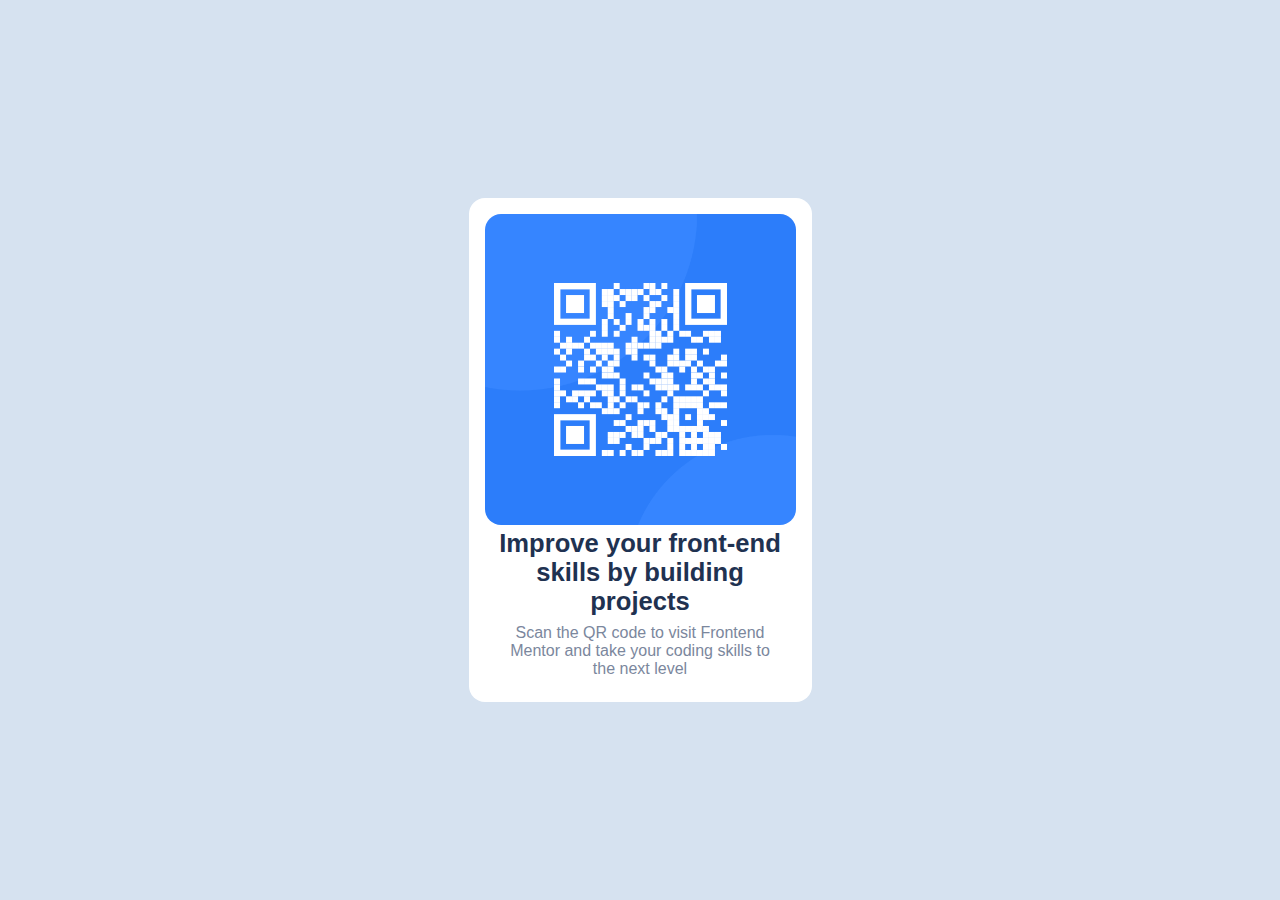
<file: HTML&CSS/01_qr-code-component-main/index.html>
<!DOCTYPE html>
<html lang="en">
<head>
  <meta charset="UTF-8">
  <meta name="viewport" content="width=device-width, initial-scale=1.0"> <!-- displays site properly based on user's device -->

  <link rel="icon" type="image/png" sizes="32x32" href="./images/favicon-32x32.png">
  <link rel="stylesheet" href="index.css">
  
  <title>QR code component | Frontend Mentor</title>

</head>
<body>

  <div class="content-container">
    <div class="qr-card">
      <div class="qr-image">
        <img src="images/image-qr-code.png" alt="">
      </div>
      <div class="qr-text">
        <p>
          Improve your front-end<br> 
          skills by building projects
        </p>
        <p>
          Scan the QR code to visit Frontend<br>
          Mentor and take your coding skills to<br>
          the next level</p>
      </div>
    </div>
  </div>
  
</body>
</html>
</file>
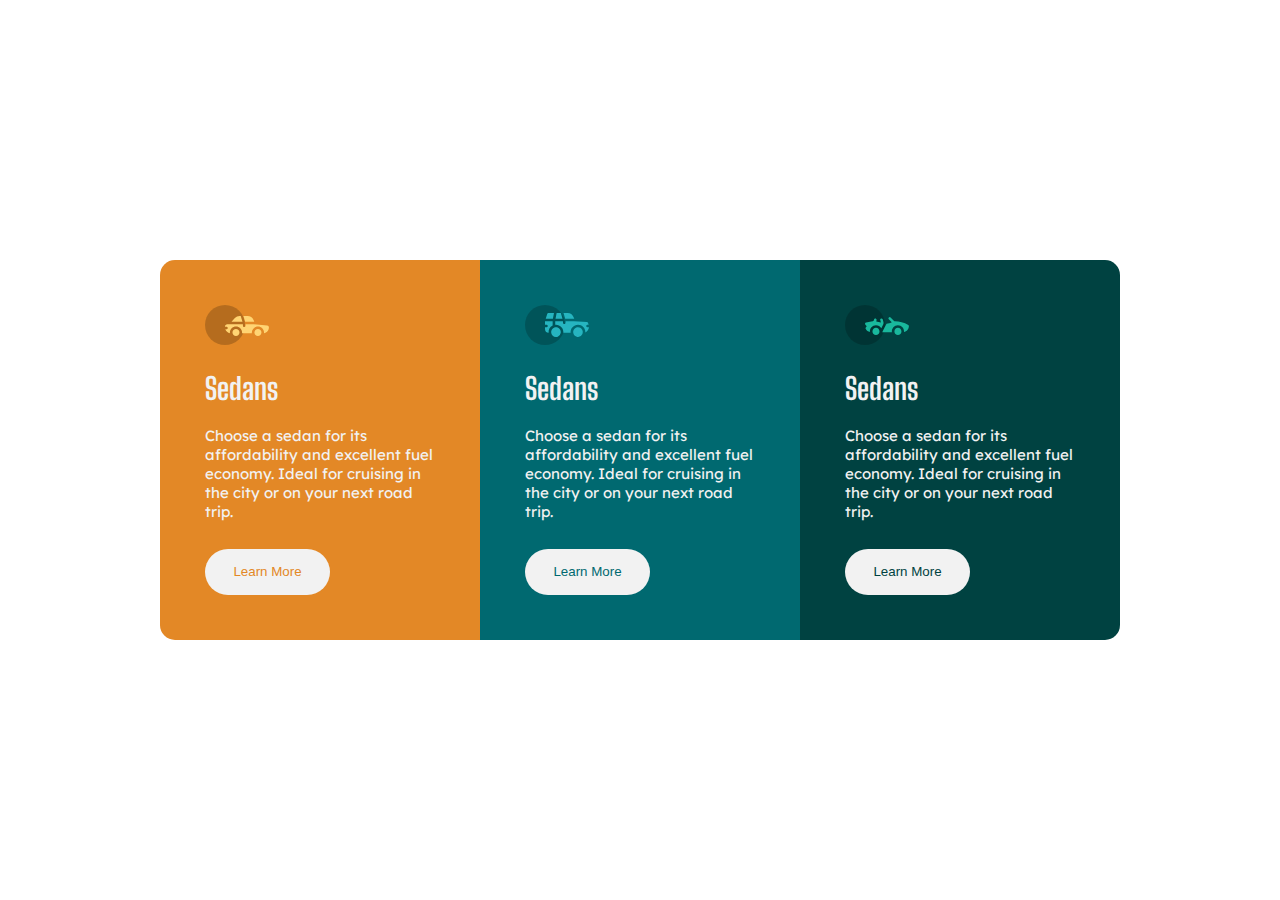
<file: HTML&CSS/06_3-column-preview-card-component-main/index.html>
<!DOCTYPE html>
<html lang="en">
<head>
  <meta charset="UTF-8">
  <meta name="viewport" content="width=device-width, initial-scale=1.0">

  <link rel="icon" type="image/png" sizes="32x32" href="./images/favicon-32x32.png">
  <link rel="stylesheet" href="index.css">

  <title>3-column preview card component | Frontend Mentor</title>

</head>
<body>
  
  <div class="content">
    <div class="card card__color__sedans">
      <img src="images/icon-sedans.svg" alt="">
      <h1 class="card__title">
        Sedans
      </h1>
      <p class="card__text">
        Choose a sedan for its affordability and excellent fuel economy. Ideal for cruising in the city 
        or on your next road trip.
      </p>
      <button class="card__button button__color__text__sedans">
        Learn More
      </button>
    </div>
  
    <div class="card card__color__suvs">
      <img src="images/icon-suvs.svg" alt="">
      <h1 class="card__title">
        Sedans
      </h1>
      <p class="card__text">
        Choose a sedan for its affordability and excellent fuel economy. Ideal for cruising in the city 
        or on your next road trip.
      </p>
      <button class="card__button button__color__text__suvs">
        Learn More
      </button>
    </div>
  
    <div class="card card__color__luxury">
      <img src="images/icon-luxury.svg" alt="">
      <h1 class="card__title">
        Sedans
      </h1>
      <p class="card__text">
        Choose a sedan for its affordability and excellent fuel economy. Ideal for cruising in the city 
        or on your next road trip.
      </p>
      <button class="card__button button__color__text__luxury">
        Learn More
      </button>
    </div>
  </div>
  
  
  
  

  <!-- SUVs
  Take an SUV for its spacious interior, power, and versatility. Perfect for your next family vacation 
  and off-road adventures.

  Luxury
  Cruise in the best car brands without the bloated prices. Enjoy the enhanced comfort of a luxury 
  rental and arrive in style. -->

</body>
</html>
</file>
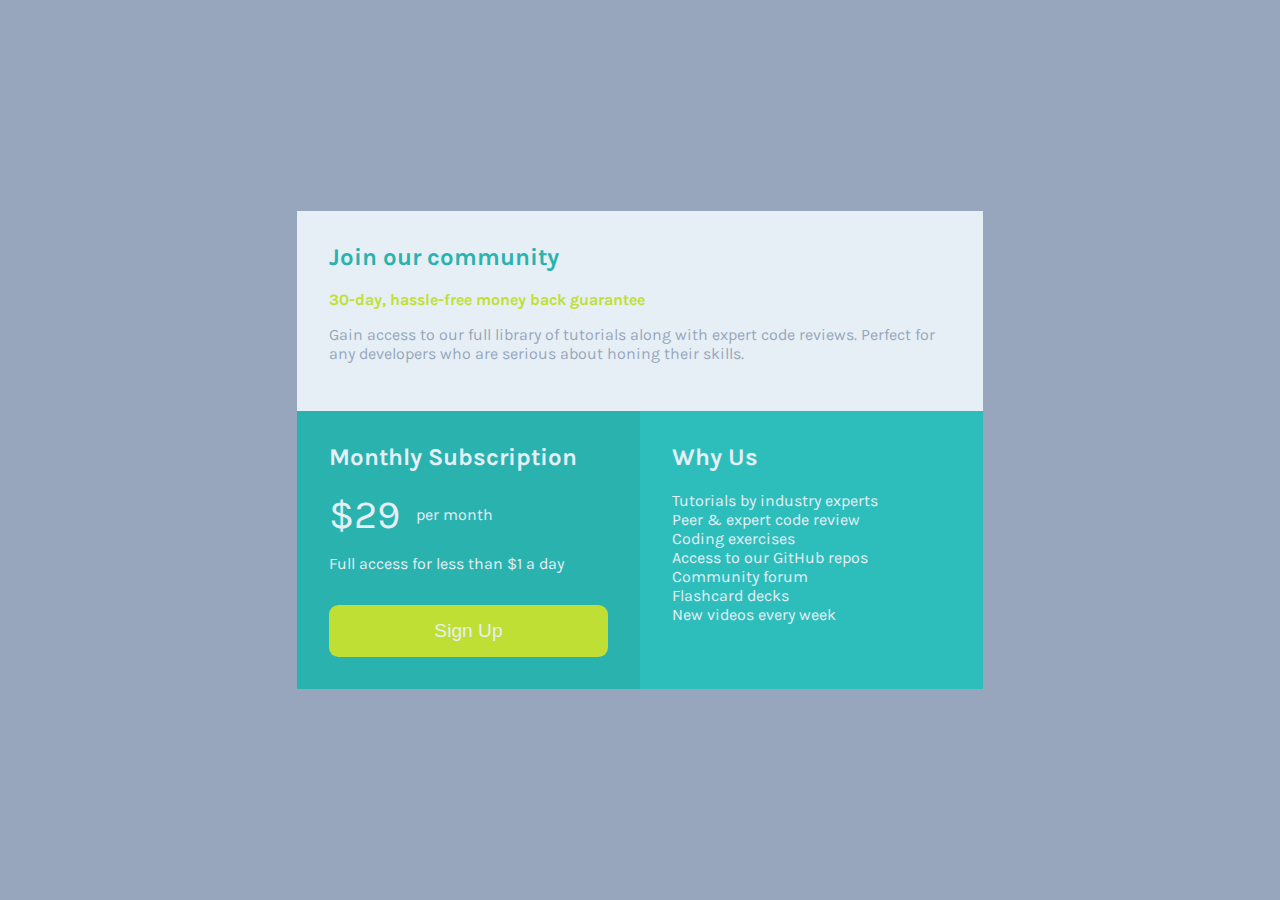
<file: HTML&CSS/07_single-price-grid-component-master/index.html>
<!DOCTYPE html>
<html lang="en">
<head>
  <meta charset="UTF-8">
  <meta name="viewport" content="width=device-width, initial-scale=1.0"> 

  <link rel="icon" type="image/png" sizes="32x32" href="./images/favicon-32x32.png">
  <link rel="stylesheet" href="index.css">

  <title>Single Price Grid Component | Frontend Mentor</title>

</head>
<body>

  <div class="content__container">
    <div class="content__1">
      
      <h2>Join our community</h2>
      
      <p>30-day, hassle-free money back guarantee</p>

      <p>
        Gain access to our full library of tutorials along with expert code reviews. 
        Perfect for any developers who are serious about honing their skills.
      </p>
    
    </div>
    <div class="content__2">
      
      <h2>Monthly Subscription</h2>
      
      <p><span>&dollar;29</span> <span>per month</span></p>

      <p>Full access for less than &dollar;1 a day</p>

      <button>Sign Up</button>
    </div>
    <div class="content__3">
      
      <h2>Why Us</h2>
      
      <p>
        Tutorials by industry experts<br>
        Peer &amp; expert code review<br>
        Coding exercises<br>
        Access to our GitHub repos<br>
        Community forum<br>
        Flashcard decks<br>
        New videos every week<br>
      </p>

    </div>
  </div>


  

  
  
</body>
</html>
</file>
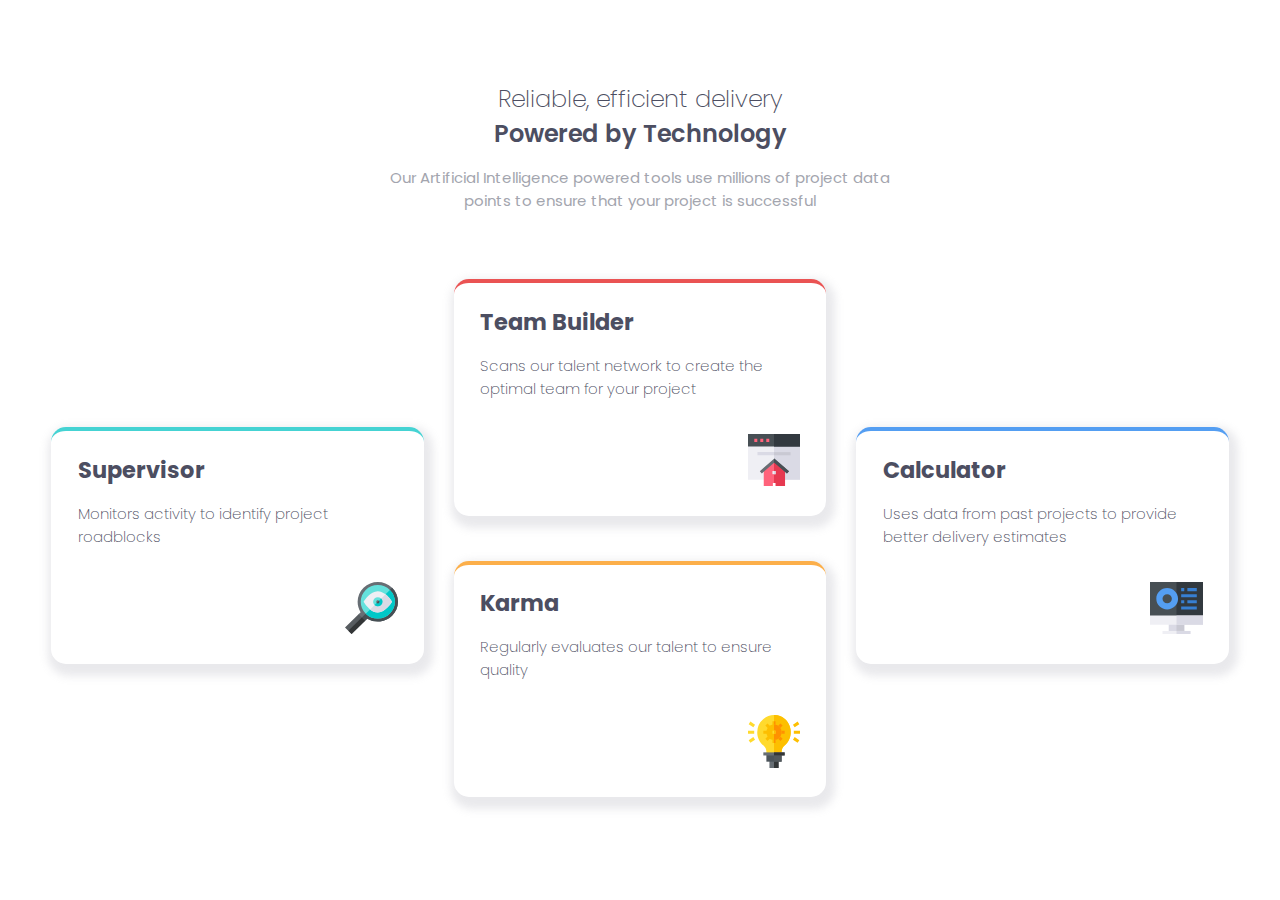
<file: HTML&CSS/09_four-card-feature-section-master/index.html>
<!DOCTYPE html>
<html lang="en">
<head>
  <meta charset="UTF-8">
  <meta name="viewport" content="width=device-width, initial-scale=1.0"> <!-- displays site properly based on user's device -->

  <link rel="icon" type="image/png" sizes="32x32" href="./images/favicon-32x32.png">
  <link rel="stylesheet" href="index.css">
  
  <title>Four card feature section | Frontend Mentor </title>

</head>
<body>
  
  <div class="title">
    <span>Reliable, efficient delivery</span> 
    <span>Powered by Technology</span> 
  </div>

  <p class="text">
    Our Artificial Intelligence powered tools 
    use millions of project data points to 
    ensure that your project is successful
  </p>

  <div class="card-container">
    <div class="card card-supervisor">
      <h2>Supervisor</h2>
      <p>Monitors activity to identify project roadblocks</p>
      <img src="./images/icon-supervisor.svg" alt="">
    </div>
    <div class="card card-team-builder">
      <h2>Team Builder</h2>
      <p>Scans our talent network to create the optimal team for your project</p>
      <img src="./images/icon-team-builder.svg" alt="">
    </div>
    <div class="card card-karma">
      <h2>Karma</h2>
      <p>Regularly evaluates our talent to ensure quality</p>
      <img src="./images/icon-karma.svg" alt="">
    </div>
    <div class="card card-calculator">
      <h2>Calculator</h2>
      <p>Uses data from past projects to provide better delivery estimates</p>
      <img src="./images/icon-calculator.svg" alt="">
    </div>
  </div>


</body>
</html>
</file>
<file: HTML&CSS/01_qr-code-component-main/index.css>
@import url('https://fonts.googleapis.com/css2?family=Red+Hat+Display:wght@400;700;900&display=swap');

body{
    margin: 0;
    background-color: hsl(212, 45%, 89%);
    font-family: 'Outfit', sans-serif;
}

.content-container{
    width: 100%;
    height: 100%;
    position: absolute;
    bottom: 0;
}

.content-container, .qr-card{
    display: flex;
    justify-content: center;
    align-items: center;
}

.qr-card{
    flex-direction: column;  
    width: 343px;
    background-color: white;
    padding-top: 1em;
    padding-bottom: 1em;
}

.qr-image, .qr-text{
    margin-left: 1em;
    margin-right: 1em;
}

.qr-image img{
    width: 100%;
}

.qr-card, .qr-image img{
    border-radius: 1em;
}

.qr-text{
    text-align: center;
}

.qr-text :first-child{
    color: hsl(218, 44%, 22%);
    font-size: 1.6em;
    font-weight: 700;
    margin: 0;
}

.qr-text p{
    color: hsl(220, 15%, 55%);
    font-weight: 400;
    margin: 0.5em
}
</file>
<file: HTML&CSS/06_3-column-preview-card-component-main/index.css>
@import url('https://fonts.googleapis.com/css2?family=Big+Shoulders+Display:wght@700&family=Lexend+Deca&display=swap');

.asdf{
    color:  hsl(31, 77%, 52%);
    color:  hsl(184, 100%, 22%);
    color:  hsl(179, 100%, 13%);
    color:  hsla(0, 0%, 100%, 0.75);
    color:  hsl(0, 0%, 95%);
}

body{
    width: 100%;
    height: 100%;

    background-color: hsla(0, 0%, 100%, 0.75);;
    font-family: 'Lexend Deca', sans-serif;
    font-size: 0.9375em;
    font-weight: 400;
    color:  hsl(0, 0%, 95%);
    margin: 0;

    display: flex;
    justify-content: center;
    align-items: center;
}

.content{
    margin-top: 3em;
    margin-bottom: 3em;
    margin-right: 1.5em;
    margin-left: 1.5em;
}

.card{
    padding: 3em;
}

.card__color__sedans{
    background-color: hsl(31, 77%, 52%);
    border-top-left-radius: 1em;
    border-top-right-radius: 1em;
}

.card__color__suvs{
    background-color: hsl(184, 100%, 22%);
}

.card__color__luxury{
    background-color: hsl(179, 100%, 13%);
    border-bottom-left-radius: 1em;
    border-bottom-right-radius: 1em;
}

.card__title{
    font-family: 'Big Shoulders Display', cursive;
    font-weight: 700;
}

.card__button{
    background-color: hsl(0, 0%, 95%);
    width: 125px;
    padding: 1em;
    border-radius: 2em;
    border: none;
    margin-top: 1em;
    border: solid 2px transparent;
}

.button__color__text__sedans{
    color: hsl(31, 77%, 52%);
}

.button__color__text__suvs{
    color: hsl(184, 100%, 22%);
}

.button__color__text__luxury{
    color: hsl(179, 100%, 13%);
}

.card__button:active{
    background-color: transparent;
    color: hsl(0, 0%, 95%);
    border: solid 2px hsl(0, 0%, 95%);
}

@media only screen and (min-width: 1024px){
    body{  
        position: absolute;
        bottom: 0;
    }
    .content{
        display: flex;
        justify-content: center;
        align-items: center;    
        flex-direction: row;
    }
    .card{
        max-width: 230px;
    }
    .card__color__sedans{
        border-top-right-radius: 0;
        border-top-left-radius: 1em;
        border-bottom-left-radius: 1em;
    }
    
    .card__color__luxury{
        border-bottom-left-radius: 0;
        border-top-right-radius: 1em;
        border-bottom-right-radius: 1em;
    }
}
</file>
<file: HTML&CSS/07_single-price-grid-component-master/index.css>
@import url('https://fonts.googleapis.com/css2?family=Karla:wght@400;700&display=swap');

.asdff{
    color:  hsl(179, 62%, 43%);
    color:  hsl(71, 73%, 54%);
    color:  hsl(204, 43%, 93%);
    color:  hsl(218, 22%, 67%);
}

body{
    height: 100%;
    width: 100%;
    /*position: absolute;
    bottom: 0;*/

    margin: 0;
    font-family: 'Karla', sans-serif;
    background-color: hsl(218, 22%, 67%);

    display: flex;
    justify-content: center;
    align-items: center;

    padding-top: 3em;
    padding-bottom: 3em;
}

h2{
    margin-top: 0;
}

.content__container{
    width: 343px;
}

.content__1{
    background-color: hsl(204, 43%, 93%);
}

.content__1 h2{
    color: hsl(179, 62%, 43%);
}

.content__1 p{
    color:  hsl(71, 73%, 54%);
    font-weight: 700;
}

.content__1 :last-child{
    color: hsl(218, 22%, 67%);
    font-weight: 400;
}

.content__2{
    color: hsl(204, 43%, 93%);
    background-color: hsl(179, 62%, 43%);
}

.content__2 p{
    display: flex;
    justify-content: start;
    align-items: center;
    gap: 1em;
}

.content__2 button{
    background-color: hsl(71, 73%, 54%);
    border: none;
    color: hsl(204, 43%, 93%);
    font-size: 1.2em;
    padding: 0.8em;
    width: 100%;
    border-radius: 0.5em;
    margin-top: 0.8em;
}

.content__2 button:hover{
    background-color: hsl(71, 73%, 64%);
}

.content__2 button:active{
    background-color: hsl(71, 73%, 44%);
}

.content__2 p :first-child{
    font-size: 2.5em;
}

.content__3{
    color: hsl(204, 43%, 93%);
    background-color: hsl(179, 62%, 46%);
}

.content__1, .content__2, .content__3{
    padding: 2em;
}

@media only screen and (min-width: 720px){
    body{
        height: 100%;
        width: 100%;
        position: absolute;
        bottom: 0;

        padding: 0;
    }
    .content__container{
        min-width: 686px;
        display: grid;
        grid-template-rows: auto auto;
        grid-template-columns: 50% 50%;
    }
    .content__1{
        grid-row-start: 1;
        grid-row-end: 2;
        grid-column-start: 1;
        grid-column-end: 3;
    }
    .content__2{
        grid-row-start: 2;
        grid-row-end: 3;
        grid-column-start: 1;
        grid-column-end: 2;
    }
    .content__3{
        grid-row-start: 2;
        grid-row-end: 3;
        grid-column-start: 2;
        grid-column-end: 3;
    }
}
</file>
<file: HTML&CSS/09_four-card-feature-section-master/index.css>
@import url('https://fonts.googleapis.com/css2?family=Poppins:wght@200;400;600&display=swap');

.asdf{
    color: hsl(180, 62%, 55%);
    color: hsl(0, 78%, 62%);
    color: hsl(34, 97%, 64%);
    color: hsl(212, 86%, 64%);
    color: hsl(234, 12%, 34%);
    color: hsl(229, 6%, 66%);
    color: hsl(0, 0%, 98%);
}

body{
    height: 100%;

    color: hsl(229, 6%, 66%);
    font-family: 'Poppins', sans-serif;
    font-size: 0.9375em;
    margin-top: 3em;
    margin-bottom: 3em;

    margin-left: 2em;
    margin-right: 2em;

    display: flex;
    justify-content: center;
    align-items: center;
    flex-direction: column;
}

h2{
    color: hsl(234, 12%, 34%);
}

.title{
    font-size: 1.6em;
    font-weight: 200;
    color: hsl(234, 12%, 34%);

    display: flex;
    justify-content: center;
    align-items: center;
    flex-direction: column;
}

.title :last-child{
    font-weight: 600;
}

.text{
    max-width: 512px;
    text-align: center;
}

.card-container{
    display: flex;
    flex-direction: column;
    gap: 2em;

    margin-top: 3em;
    margin-bottom: 1.5em;
}

.card{
    background-color: white;
    max-width: 320px;
    
    color: hsl(234, 12%, 34%);
    font-size: 1em;
    padding: 1.75em;
    
    display: flex;
    justify-content: center;
    align-items: center;
    flex-direction: column;

    border-radius: 1em;

    box-shadow: 3px 6px 8px 6px rgba(163,165,174,0.24);
}

.card-supervisor{
    border-top: solid 0.3em hsl(180, 62%, 55%);
}

.card-team-builder{
    border-top: solid 0.3em hsl(0, 78%, 62%);
}

.card-karma{
    border-top: solid 0.3em hsl(34, 97%, 64%);
}

.card-calculator{
    border-top: solid 0.3em hsl(212, 86%, 64%);
}

.card h2{
    display: block;
    width: 100%;
    text-align: start;
    font-weight: 700;
    margin: 0;
}

.card p{
    text-align: start;
    font-weight: 200;
    width: 100%;
}

.card img{
    display: flex;
    align-self: end;
    width: 3.5em;

    margin-top: 1.25em;
    margin-bottom: 0.5em;
}

@media only screen and (min-width: 809px) {
    body{
        width: 100%;
        position: absolute;
        bottom: 0;

        padding: 0;
        margin: 0;
    }
    .card-container{
        display: grid;
        grid-template-rows: repeat(2, 50%);
        grid-template-columns: repeat(3, 1fr);

        padding: 1em;
        margin-top: 2.5em;
        margin-left: 1.5em;
        margin-right: 1.5em;
    }

    .card{
        max-height: 12em;
    }

    .card-supervisor{
        grid-row: 1 / 3;
        grid-column: 1 / 2;
    }
    
    .card-team-builder{
        grid-row: 1 / 2;
        grid-column: 2 / 3;
    }
    
    .card-karma{
        grid-row: 2 / 3;
        grid-column: 2 / 3;
    }
    
    .card-calculator{
        grid-row: 1 / 3;
        grid-column: 3 / 4;
    }

    .card-supervisor, .card-calculator{       
        display: flex;
        justify-content: center;
        align-self: center;
    }
}
</file>
